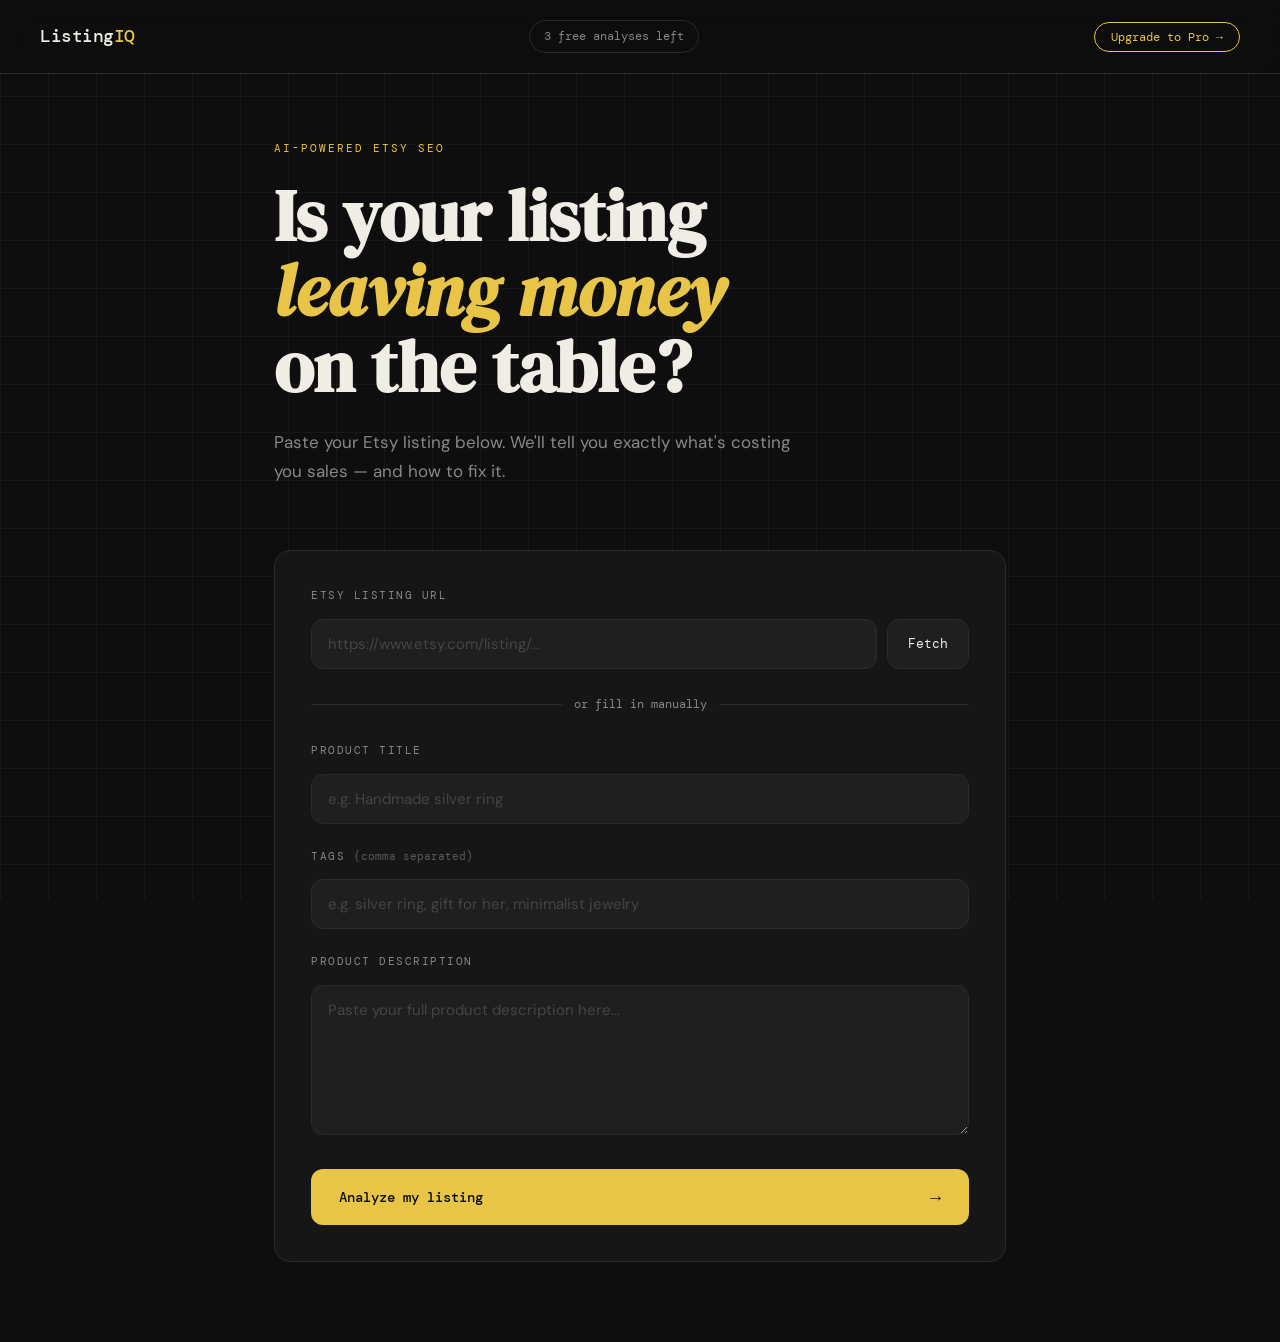
<file: index.html>
<!DOCTYPE html>
<html lang="en">
<head>
  <meta charset="UTF-8" />
  <meta name="viewport" content="width=device-width, initial-scale=1.0"/>
  <title>ListingIQ – Etsy SEO Analyzer</title>
  <link rel="stylesheet" href="style.css" />
  <link href="https://fonts.googleapis.com/css2?family=DM+Serif+Display:ital@0;1&family=DM+Mono:wght@400;500&family=DM+Sans:wght@300;400;500&display=swap" rel="stylesheet">
  <link rel="icon" type="image/x-icon" href="favicon.ico">
</head>
<body>

  <div class="bg-grid"></div>

  <header>
    <div class="logo">Listing<span>IQ</span></div>
    <div class="uses-left">3 free analyses left</div>
    <button onclick="goToPro()" class="upgrade-btn">Upgrade to Pro →</button>
  </header>

  <main>
    <section class="hero">
      <p class="label">AI-powered Etsy SEO</p>
      <h1>Is your listing<br><em>leaving money</em><br>on the table?</h1>
      <p class="sub">Paste your Etsy listing below. We'll tell you exactly what's costing you sales — and how to fix it.</p>
    </section>

    <section class="input-section">
      <div class="input-card">
        <label for="listing-url">Etsy listing URL</label>
        <div class="url-row">
          <input type="text" id="listing-url" placeholder="https://www.etsy.com/listing/..." />
          <button id="fetch-btn" onclick="fetchFromUrl()">Fetch</button>
        </div>

        <div class="divider"><span>or fill in manually</span></div>

        <label for="listing-title">Product title</label>
        <input type="text" id="listing-title" placeholder="e.g. Handmade silver ring" />

        <label for="listing-tags">Tags <span class="hint">(comma separated)</span></label>
        <input type="text" id="listing-tags" placeholder="e.g. silver ring, gift for her, minimalist jewelry" />

        <label for="listing-desc">Product description</label>
        <textarea id="listing-desc" rows="6" placeholder="Paste your full product description here..."></textarea>

        <button id="analyze-btn" onclick="analyzeListing()">
          <span class="btn-text">Analyze my listing</span>
          <span class="btn-arrow">→</span>
        </button>
      </div>
    </section>

    <section class="results-section" id="results" style="display:none;">
      <div class="results-header">
        <p class="overall-summary" id="overall-summary"></p>
        <h2>Your analysis</h2>
        <div class="overall-score">
          <span class="score-label">Overall score</span>
          <span class="score-value" id="overall-score">–</span>
          <span class="score-max">/10</span>
        </div>
      </div>

      <div class="cards-grid">

        <div class="result-card" id="card-title">
          <div class="card-top">
            <span class="card-icon">T</span>
            <span class="card-name">Title</span>
            <span class="card-score" id="title-score">–/10</span>
          </div>
          <ul class="issues-list" id="title-issues"></ul>
          <div class="improved-box" id="title-improved"></div>
        </div>

        <div class="result-card" id="card-tags">
          <div class="card-top">
            <span class="card-icon">#</span>
            <span class="card-name">Tags</span>
            <span class="card-score" id="tags-score">–/10</span>
          </div>
          <ul class="issues-list" id="tags-missing"></ul>
          <p class="card-explanation" id="tags-explanation"></p>
        </div>

        <div class="result-card" id="card-desc">
          <div class="card-top">
            <span class="card-icon">¶</span>
            <span class="card-name">Description</span>
            <span class="card-score" id="desc-score">–/10</span>
          </div>
          <ul class="issues-list" id="desc-issues"></ul>
          <div class="improved-box" id="desc-improved"></div>
        </div>

        <div class="result-card" id="card-photos">
          <div class="card-top">
            <span class="card-icon">📷</span>
            <span class="card-name">Photos</span>
          </div>
          <p class="card-explanation" id="photos-feedback"></p>
        </div>

        <div class="result-card wide" id="card-wins">
          <div class="card-top">
            <span class="card-icon">⚡</span>
            <span class="card-name">Quick wins</span>
          </div>
          <ol class="wins-list" id="quick-wins"></ol>
        </div>

      </div>
    </section>

    <div class="loading" id="loading" style="display:none;">
      <div class="spinner"></div>
      <p>Analyzing your listing...</p>
    </div>

  </main>

  <script src="script.js"></script>
</body>
</html>
</file>
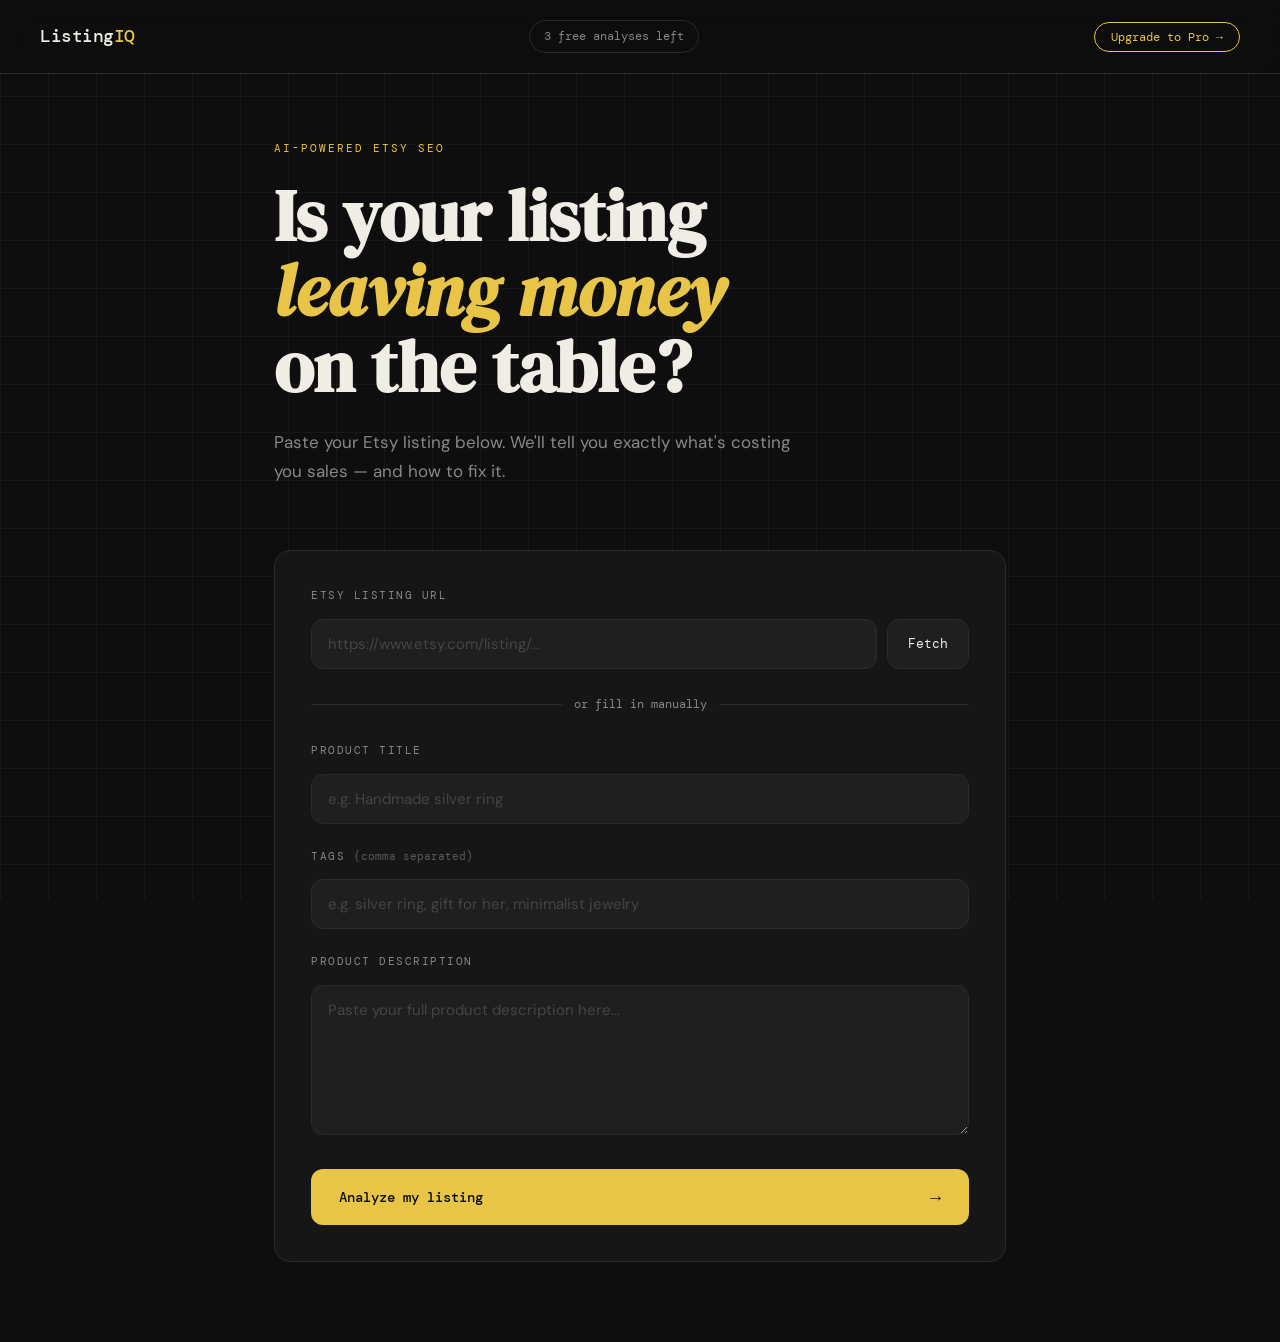
<file: static/index.html>
<!DOCTYPE html>
<html lang="en">
<head>
  <meta charset="UTF-8" />
  <meta name="viewport" content="width=device-width, initial-scale=1.0"/>
  <title>ListingIQ – Etsy SEO Analyzer</title>
  <link rel="stylesheet" href="style.css" />
  <link href="https://fonts.googleapis.com/css2?family=DM+Serif+Display:ital@0;1&family=DM+Mono:wght@400;500&family=DM+Sans:wght@300;400;500&display=swap" rel="stylesheet">
</head>
<body>

  <div class="bg-grid"></div>

  <header>
    <div class="logo">Listing<span>IQ</span></div>
    <div class="uses-left">3 free analyses left</div>
    <button onclick="goToPro()" class="upgrade-btn">Upgrade to Pro →</button>
  </header>

  <main>
    <section class="hero">
      <p class="label">AI-powered Etsy SEO</p>
      <h1>Is your listing<br><em>leaving money</em><br>on the table?</h1>
      <p class="sub">Paste your Etsy listing below. We'll tell you exactly what's costing you sales — and how to fix it.</p>
    </section>

    <section class="input-section">
      <div class="input-card">
        <label for="listing-url">Etsy listing URL</label>
        <div class="url-row">
          <input type="text" id="listing-url" placeholder="https://www.etsy.com/listing/..." />
          <button id="fetch-btn" onclick="fetchFromUrl()">Fetch</button>
        </div>

        <div class="divider"><span>or fill in manually</span></div>

        <label for="listing-title">Product title</label>
        <input type="text" id="listing-title" placeholder="e.g. Handmade silver ring" />

        <label for="listing-tags">Tags <span class="hint">(comma separated)</span></label>
        <input type="text" id="listing-tags" placeholder="e.g. silver ring, gift for her, minimalist jewelry" />

        <label for="listing-desc">Product description</label>
        <textarea id="listing-desc" rows="6" placeholder="Paste your full product description here..."></textarea>

        <button id="analyze-btn" onclick="analyzeListing()">
          <span class="btn-text">Analyze my listing</span>
          <span class="btn-arrow">→</span>
        </button>
      </div>
    </section>

    <section class="results-section" id="results" style="display:none;">
      <div class="results-header">
        <p class="overall-summary" id="overall-summary"></p>
        <h2>Your analysis</h2>
        <div class="overall-score">
          <span class="score-label">Overall score</span>
          <span class="score-value" id="overall-score">–</span>
          <span class="score-max">/10</span>
        </div>
      </div>

      <div class="cards-grid">

        <div class="result-card" id="card-title">
          <div class="card-top">
            <span class="card-icon">T</span>
            <span class="card-name">Title</span>
            <span class="card-score" id="title-score">–/10</span>
          </div>
          <ul class="issues-list" id="title-issues"></ul>
          <div class="improved-box" id="title-improved"></div>
        </div>

        <div class="result-card" id="card-tags">
          <div class="card-top">
            <span class="card-icon">#</span>
            <span class="card-name">Tags</span>
            <span class="card-score" id="tags-score">–/10</span>
          </div>
          <ul class="issues-list" id="tags-missing"></ul>
          <p class="card-explanation" id="tags-explanation"></p>
        </div>

        <div class="result-card" id="card-desc">
          <div class="card-top">
            <span class="card-icon">¶</span>
            <span class="card-name">Description</span>
            <span class="card-score" id="desc-score">–/10</span>
          </div>
          <ul class="issues-list" id="desc-issues"></ul>
          <div class="improved-box" id="desc-improved"></div>
        </div>

        <div class="result-card" id="card-photos">
          <div class="card-top">
            <span class="card-icon">📷</span>
            <span class="card-name">Photos</span>
          </div>
          <p class="card-explanation" id="photos-feedback"></p>
        </div>

        <div class="result-card wide" id="card-wins">
          <div class="card-top">
            <span class="card-icon">⚡</span>
            <span class="card-name">Quick wins</span>
          </div>
          <ol class="wins-list" id="quick-wins"></ol>
        </div>

      </div>
    </section>

    <div class="loading" id="loading" style="display:none;">
      <div class="spinner"></div>
      <p>Analyzing your listing...</p>
    </div>

  </main>

  <script src="script.js"></script>
</body>
</html>
</file>
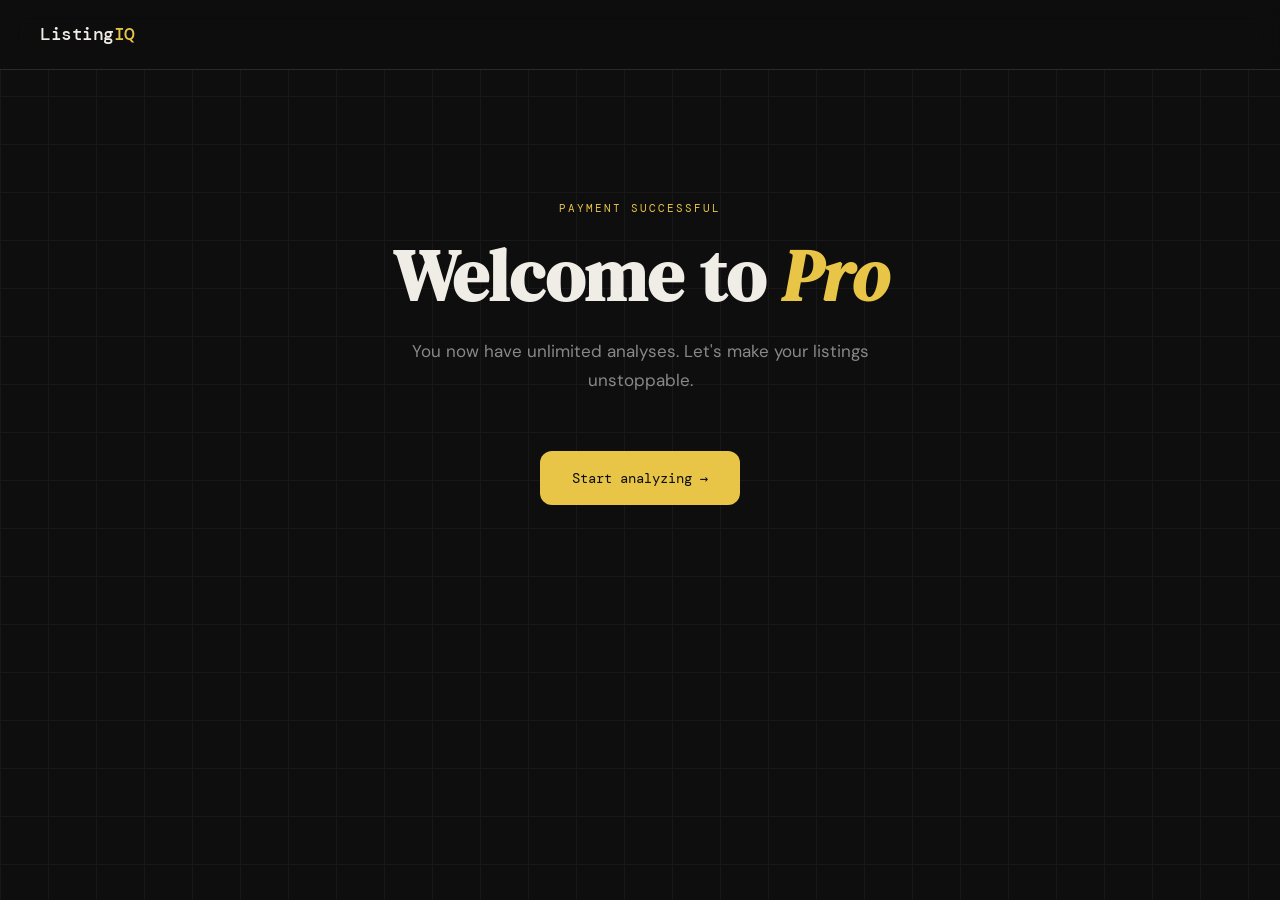
<file: success.html>
<!DOCTYPE html>
<html lang="en">
<head>
  <meta charset="UTF-8" />
  <title>Welcome to Pro – ListingIQ</title>
  <link rel="stylesheet" href="style.css" />
  <link href="https://fonts.googleapis.com/css2?family=DM+Serif+Display:ital@0;1&family=DM+Mono:wght@400;500&family=DM+Sans:wght@300;400;500&display=swap" rel="stylesheet">
</head>
<body>
  <div class="bg-grid"></div>
  <header>
    <div class="logo">Listing<span>IQ</span></div>
  </header>
  <main style="text-align:center; padding-top: 200px;">
    <p class="label">Payment successful</p>
    <h1>Welcome to <em>Pro</em></h1>
    <p class="sub" style="margin: 24px auto;">You now have unlimited analyses. Let's make your listings unstoppable.</p>
    <a href="index.html" style="
      display: inline-block;
      margin-top: 32px;
      background: var(--accent);
      color: #0e0e0e;
      padding: 16px 32px;
      border-radius: 12px;
      font-family: var(--font-mono);
      font-size: 14px;
      text-decoration: none;
    ">Start analyzing →</a>
  </main>
  <script>
    // Ge användaren obegränsad access
    localStorage.setItem('isPro', 'true');
    localStorage.setItem('usesLeft', 999);
  </script>
</body>
</html>
</file>
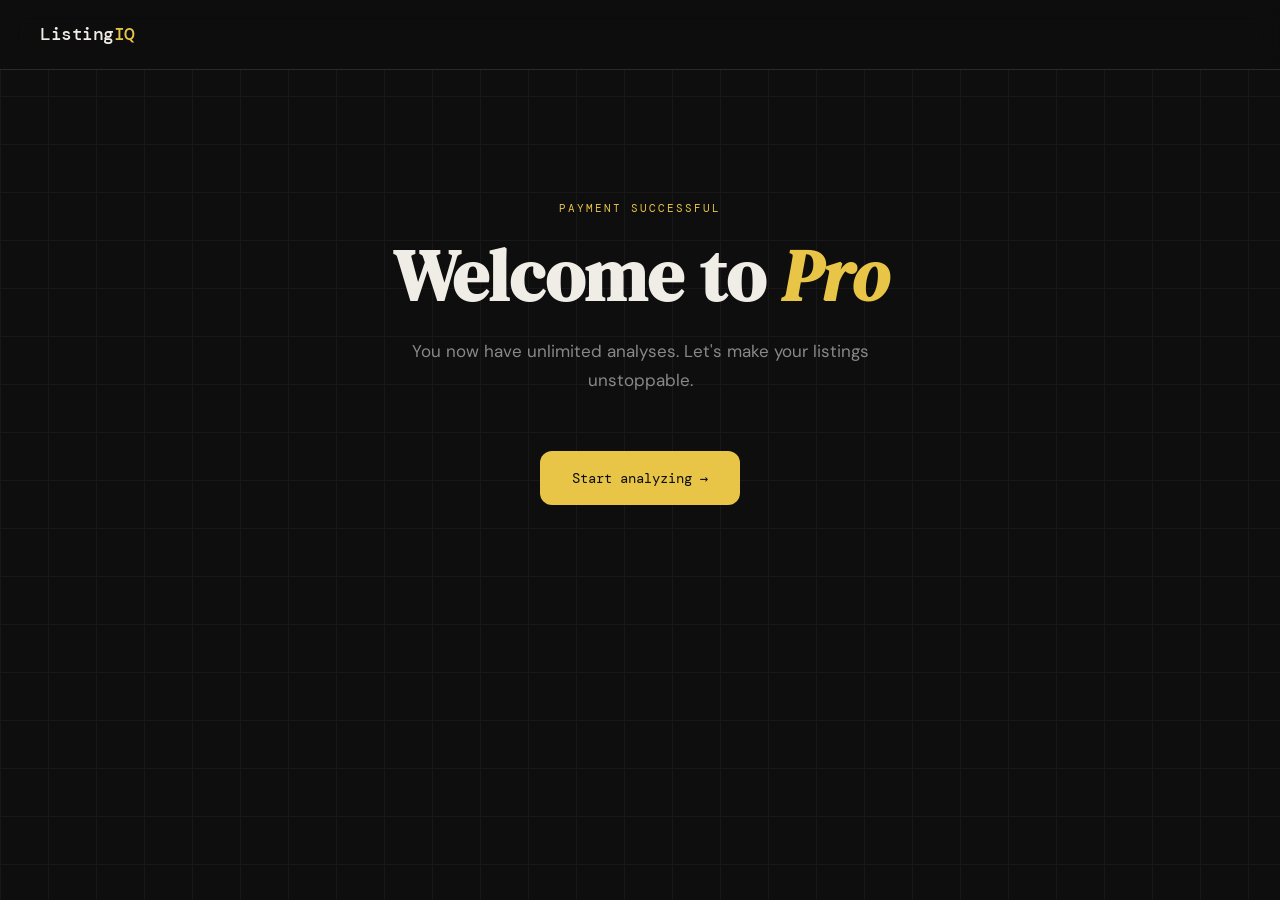
<file: static/success.html>
<!DOCTYPE html>
<html lang="en">
<head>
  <meta charset="UTF-8" />
  <title>Welcome to Pro – ListingIQ</title>
  <link rel="stylesheet" href="style.css" />
  <link href="https://fonts.googleapis.com/css2?family=DM+Serif+Display:ital@0;1&family=DM+Mono:wght@400;500&family=DM+Sans:wght@300;400;500&display=swap" rel="stylesheet">
</head>
<body>
  <div class="bg-grid"></div>
  <header>
    <div class="logo">Listing<span>IQ</span></div>
  </header>
  <main style="text-align:center; padding-top: 200px;">
    <p class="label">Payment successful</p>
    <h1>Welcome to <em>Pro</em></h1>
    <p class="sub" style="margin: 24px auto;">You now have unlimited analyses. Let's make your listings unstoppable.</p>
    <a href="index.html" style="
      display: inline-block;
      margin-top: 32px;
      background: var(--accent);
      color: #0e0e0e;
      padding: 16px 32px;
      border-radius: 12px;
      font-family: var(--font-mono);
      font-size: 14px;
      text-decoration: none;
    ">Start analyzing →</a>
  </main>
  <script>
    // Ge användaren obegränsad access
    localStorage.setItem('isPro', 'true');
    localStorage.setItem('usesLeft', 999);
  </script>
</body>
</html>
</file>
<file: style.css>
*, *::before, *::after { box-sizing: border-box; margin: 0; padding: 0; }

:root {
  --bg: #0e0e0e;
  --surface: #161616;
  --surface2: #1f1f1f;
  --border: #2a2a2a;
  --accent: #e8c547;
  --accent2: #e87d47;
  --text: #f0ede6;
  --text-muted: #888;
  --radius: 12px;
  --font-display: 'DM Serif Display', serif;
  --font-body: 'DM Sans', sans-serif;
  --font-mono: 'DM Mono', monospace;
}

html { scroll-behavior: smooth; }

body {
  background: var(--bg);
  color: var(--text);
  font-family: var(--font-body);
  font-size: 16px;
  line-height: 1.6;
  min-height: 100vh;
  overflow-x: hidden;
}

/* Background grid */
.bg-grid {
  position: fixed;
  inset: 0;
  background-image:
    linear-gradient(var(--border) 1px, transparent 1px),
    linear-gradient(90deg, var(--border) 1px, transparent 1px);
  background-size: 48px 48px;
  opacity: 0.4;
  pointer-events: none;
  z-index: 0;
}

header {
  position: fixed;
  top: 0; left: 0; right: 0;
  z-index: 100;
  display: flex;
  align-items: center;
  justify-content: space-between;
  padding: 20px 40px;
  background: rgba(14,14,14,0.85);
  backdrop-filter: blur(12px);
  border-bottom: 1px solid var(--border);
}

.logo {
  font-family: var(--font-mono);
  font-size: 18px;
  font-weight: 500;
  letter-spacing: -0.5px;
  color: var(--text);
}
.logo span { color: var(--accent); }

.uses-left {
  font-family: var(--font-mono);
  font-size: 12px;
  color: var(--text-muted);
  border: 1px solid var(--border);
  padding: 6px 14px;
  border-radius: 100px;
}

main {
  position: relative;
  z-index: 1;
  max-width: 780px;
  margin: 0 auto;
  padding: 140px 24px 80px;
}

/* Hero */
.hero { margin-bottom: 64px; }

.label {
  font-family: var(--font-mono);
  font-size: 11px;
  letter-spacing: 2px;
  text-transform: uppercase;
  color: var(--accent);
  margin-bottom: 20px;
}

h1 {
  font-family: var(--font-display);
  font-size: clamp(42px, 7vw, 72px);
  line-height: 1.05;
  color: var(--text);
  margin-bottom: 24px;
}

h1 em {
  font-style: italic;
  color: var(--accent);
}

.sub {
  font-size: 17px;
  color: var(--text-muted);
  max-width: 520px;
  line-height: 1.7;
}

/* Input card */
.input-card {
  background: var(--surface);
  border: 1px solid var(--border);
  border-radius: 16px;
  padding: 36px;
  display: flex;
  flex-direction: column;
  gap: 6px;
}

label {
  font-family: var(--font-mono);
  font-size: 11px;
  letter-spacing: 1.5px;
  text-transform: uppercase;
  color: var(--text-muted);
  margin-top: 18px;
}
label:first-child { margin-top: 0; }

.hint {
  text-transform: none;
  letter-spacing: 0;
  font-size: 11px;
  opacity: 0.6;
}

input, textarea {
  background: var(--surface2);
  border: 1px solid var(--border);
  border-radius: var(--radius);
  color: var(--text);
  font-family: var(--font-body);
  font-size: 15px;
  padding: 14px 16px;
  width: 100%;
  outline: none;
  transition: border-color 0.2s;
  resize: vertical;
  margin-top: 8px;
}

input:focus, textarea:focus {
  border-color: var(--accent);
}

input::placeholder, textarea::placeholder {
  color: #444;
}

button#analyze-btn {
  margin-top: 28px;
  background: var(--accent);
  color: #0e0e0e;
  border: none;
  border-radius: var(--radius);
  padding: 16px 28px;
  font-family: var(--font-mono);
  font-size: 14px;
  font-weight: 500;
  cursor: pointer;
  display: flex;
  align-items: center;
  justify-content: space-between;
  gap: 12px;
  transition: background 0.2s, transform 0.15s;
  width: 100%;
}

button#analyze-btn:hover {
  background: #f0d060;
  transform: translateY(-1px);
}

.btn-arrow {
  font-size: 18px;
  transition: transform 0.2s;
}

button#analyze-btn:hover .btn-arrow {
  transform: translateX(4px);
}

/* Loading */
.loading {
  text-align: center;
  padding: 60px 0;
  color: var(--text-muted);
  font-family: var(--font-mono);
  font-size: 13px;
}

.spinner {
  width: 32px;
  height: 32px;
  border: 2px solid var(--border);
  border-top-color: var(--accent);
  border-radius: 50%;
  margin: 0 auto 20px;
  animation: spin 0.8s linear infinite;
}

@keyframes spin { to { transform: rotate(360deg); } }

/* Results */
.results-section { margin-top: 64px; animation: fadeUp 0.5s ease; }

@keyframes fadeUp {
  from { opacity: 0; transform: translateY(20px); }
  to   { opacity: 1; transform: translateY(0); }
}

.results-header {
  display: flex;
  align-items: center;
  justify-content: space-between;
  margin-bottom: 32px;
}

.results-header h2 {
  font-family: var(--font-display);
  font-size: 36px;
}

.overall-score {
  display: flex;
  align-items: baseline;
  gap: 4px;
  background: var(--surface);
  border: 1px solid var(--border);
  border-radius: var(--radius);
  padding: 12px 20px;
}

.score-label {
  font-family: var(--font-mono);
  font-size: 10px;
  text-transform: uppercase;
  letter-spacing: 1px;
  color: var(--text-muted);
  margin-right: 8px;
}

.score-value {
  font-family: var(--font-display);
  font-size: 36px;
  color: var(--accent);
  line-height: 1;
}

.score-max {
  font-size: 14px;
  color: var(--text-muted);
}

/* Cards */
.cards-grid {
  display: grid;
  grid-template-columns: 1fr 1fr;
  gap: 16px;
}

.result-card {
  background: var(--surface);
  border: 1px solid var(--border);
  border-radius: 16px;
  padding: 24px;
  transition: border-color 0.2s;
}

.result-card:hover { border-color: #3a3a3a; }

.result-card.wide { grid-column: 1 / -1; }

.card-top {
  display: flex;
  align-items: center;
  gap: 10px;
  margin-bottom: 16px;
}

.card-icon {
  width: 32px;
  height: 32px;
  background: var(--surface2);
  border: 1px solid var(--border);
  border-radius: 8px;
  display: grid;
  place-items: center;
  font-family: var(--font-mono);
  font-size: 14px;
  color: var(--accent);
  flex-shrink: 0;
}

.card-name {
  font-family: var(--font-mono);
  font-size: 12px;
  text-transform: uppercase;
  letter-spacing: 1px;
  color: var(--text-muted);
  flex: 1;
}

.card-score {
  font-family: var(--font-mono);
  font-size: 13px;
  color: var(--accent);
}

.issues-list {
  list-style: none;
  display: flex;
  flex-direction: column;
  gap: 8px;
  margin-bottom: 16px;
}

.issues-list li {
  font-size: 14px;
  color: #bbb;
  padding-left: 16px;
  position: relative;
}

.issues-list li::before {
  content: '→';
  position: absolute;
  left: 0;
  color: var(--accent2);
  font-size: 12px;
}

.improved-box {
  background: var(--surface2);
  border: 1px solid var(--border);
  border-left: 3px solid var(--accent);
  border-radius: 8px;
  padding: 12px 14px;
  font-size: 13px;
  color: var(--text);
  font-style: italic;
  line-height: 1.5;
}

.card-explanation {
  font-size: 13px;
  color: var(--text-muted);
  line-height: 1.6;
}

.wins-list {
  display: flex;
  flex-direction: column;
  gap: 12px;
  padding-left: 20px;
}

.wins-list li {
  font-size: 15px;
  color: var(--text);
  line-height: 1.5;
}

.wins-list li::marker {
  color: var(--accent);
  font-family: var(--font-mono);
}

.overall-summary {
  color: var(--text-muted);
  font-size: 15px;
  line-height: 1.7;
  margin-bottom: 32px;
  padding: 16px 20px;
  background: var(--surface);
  border: 1px solid var(--border);
  border-left: 3px solid var(--accent2);
  border-radius: 8px;
}

.url-row {
  display: flex;
  gap: 10px;
  margin-top: 8px;
}

.url-row input { flex: 1; margin-top: 0; }

#fetch-btn {
  background: var(--surface2);
  color: var(--text);
  border: 1px solid var(--border);
  border-radius: var(--radius);
  padding: 14px 20px;
  font-family: var(--font-mono);
  font-size: 13px;
  cursor: pointer;
  white-space: nowrap;
  transition: border-color 0.2s;
}

#fetch-btn:hover { border-color: var(--accent); color: var(--accent); }

.divider {
  display: flex;
  align-items: center;
  gap: 12px;
  margin: 20px 0 4px;
  color: var(--text-muted);
  font-size: 12px;
  font-family: var(--font-mono);
}

.divider::before, .divider::after {
  content: '';
  flex: 1;
  height: 1px;
  background: var(--border);
}

/* Responsive */
@media (max-width: 580px) {
  header { padding: 16px 20px; }
  main { padding: 120px 16px 60px; }
  .input-card { padding: 24px; }
  .cards-grid { grid-template-columns: 1fr; }
  .result-card.wide { grid-column: 1; }
  .results-header { flex-direction: column; align-items: flex-start; gap: 16px; }
}

.upgrade-btn {
  background: transparent;
  color: var(--accent);
  border: 1px solid var(--accent);
  border-radius: 100px;
  padding: 6px 16px;
  font-family: var(--font-mono);
  font-size: 12px;
  cursor: pointer;
  transition: background 0.2s, color 0.2s;
}

.upgrade-btn:hover {
  background: var(--accent);
  color: #0e0e0e;
}
</file>
<file: static/style.css>
*, *::before, *::after { box-sizing: border-box; margin: 0; padding: 0; }

:root {
  --bg: #0e0e0e;
  --surface: #161616;
  --surface2: #1f1f1f;
  --border: #2a2a2a;
  --accent: #e8c547;
  --accent2: #e87d47;
  --text: #f0ede6;
  --text-muted: #888;
  --radius: 12px;
  --font-display: 'DM Serif Display', serif;
  --font-body: 'DM Sans', sans-serif;
  --font-mono: 'DM Mono', monospace;
}

html { scroll-behavior: smooth; }

body {
  background: var(--bg);
  color: var(--text);
  font-family: var(--font-body);
  font-size: 16px;
  line-height: 1.6;
  min-height: 100vh;
  overflow-x: hidden;
}

/* Background grid */
.bg-grid {
  position: fixed;
  inset: 0;
  background-image:
    linear-gradient(var(--border) 1px, transparent 1px),
    linear-gradient(90deg, var(--border) 1px, transparent 1px);
  background-size: 48px 48px;
  opacity: 0.4;
  pointer-events: none;
  z-index: 0;
}

header {
  position: fixed;
  top: 0; left: 0; right: 0;
  z-index: 100;
  display: flex;
  align-items: center;
  justify-content: space-between;
  padding: 20px 40px;
  background: rgba(14,14,14,0.85);
  backdrop-filter: blur(12px);
  border-bottom: 1px solid var(--border);
}

.logo {
  font-family: var(--font-mono);
  font-size: 18px;
  font-weight: 500;
  letter-spacing: -0.5px;
  color: var(--text);
}
.logo span { color: var(--accent); }

.uses-left {
  font-family: var(--font-mono);
  font-size: 12px;
  color: var(--text-muted);
  border: 1px solid var(--border);
  padding: 6px 14px;
  border-radius: 100px;
}

main {
  position: relative;
  z-index: 1;
  max-width: 780px;
  margin: 0 auto;
  padding: 140px 24px 80px;
}

/* Hero */
.hero { margin-bottom: 64px; }

.label {
  font-family: var(--font-mono);
  font-size: 11px;
  letter-spacing: 2px;
  text-transform: uppercase;
  color: var(--accent);
  margin-bottom: 20px;
}

h1 {
  font-family: var(--font-display);
  font-size: clamp(42px, 7vw, 72px);
  line-height: 1.05;
  color: var(--text);
  margin-bottom: 24px;
}

h1 em {
  font-style: italic;
  color: var(--accent);
}

.sub {
  font-size: 17px;
  color: var(--text-muted);
  max-width: 520px;
  line-height: 1.7;
}

/* Input card */
.input-card {
  background: var(--surface);
  border: 1px solid var(--border);
  border-radius: 16px;
  padding: 36px;
  display: flex;
  flex-direction: column;
  gap: 6px;
}

label {
  font-family: var(--font-mono);
  font-size: 11px;
  letter-spacing: 1.5px;
  text-transform: uppercase;
  color: var(--text-muted);
  margin-top: 18px;
}
label:first-child { margin-top: 0; }

.hint {
  text-transform: none;
  letter-spacing: 0;
  font-size: 11px;
  opacity: 0.6;
}

input, textarea {
  background: var(--surface2);
  border: 1px solid var(--border);
  border-radius: var(--radius);
  color: var(--text);
  font-family: var(--font-body);
  font-size: 15px;
  padding: 14px 16px;
  width: 100%;
  outline: none;
  transition: border-color 0.2s;
  resize: vertical;
  margin-top: 8px;
}

input:focus, textarea:focus {
  border-color: var(--accent);
}

input::placeholder, textarea::placeholder {
  color: #444;
}

button#analyze-btn {
  margin-top: 28px;
  background: var(--accent);
  color: #0e0e0e;
  border: none;
  border-radius: var(--radius);
  padding: 16px 28px;
  font-family: var(--font-mono);
  font-size: 14px;
  font-weight: 500;
  cursor: pointer;
  display: flex;
  align-items: center;
  justify-content: space-between;
  gap: 12px;
  transition: background 0.2s, transform 0.15s;
  width: 100%;
}

button#analyze-btn:hover {
  background: #f0d060;
  transform: translateY(-1px);
}

.btn-arrow {
  font-size: 18px;
  transition: transform 0.2s;
}

button#analyze-btn:hover .btn-arrow {
  transform: translateX(4px);
}

/* Loading */
.loading {
  text-align: center;
  padding: 60px 0;
  color: var(--text-muted);
  font-family: var(--font-mono);
  font-size: 13px;
}

.spinner {
  width: 32px;
  height: 32px;
  border: 2px solid var(--border);
  border-top-color: var(--accent);
  border-radius: 50%;
  margin: 0 auto 20px;
  animation: spin 0.8s linear infinite;
}

@keyframes spin { to { transform: rotate(360deg); } }

/* Results */
.results-section { margin-top: 64px; animation: fadeUp 0.5s ease; }

@keyframes fadeUp {
  from { opacity: 0; transform: translateY(20px); }
  to   { opacity: 1; transform: translateY(0); }
}

.results-header {
  display: flex;
  align-items: center;
  justify-content: space-between;
  margin-bottom: 32px;
}

.results-header h2 {
  font-family: var(--font-display);
  font-size: 36px;
}

.overall-score {
  display: flex;
  align-items: baseline;
  gap: 4px;
  background: var(--surface);
  border: 1px solid var(--border);
  border-radius: var(--radius);
  padding: 12px 20px;
}

.score-label {
  font-family: var(--font-mono);
  font-size: 10px;
  text-transform: uppercase;
  letter-spacing: 1px;
  color: var(--text-muted);
  margin-right: 8px;
}

.score-value {
  font-family: var(--font-display);
  font-size: 36px;
  color: var(--accent);
  line-height: 1;
}

.score-max {
  font-size: 14px;
  color: var(--text-muted);
}

/* Cards */
.cards-grid {
  display: grid;
  grid-template-columns: 1fr 1fr;
  gap: 16px;
}

.result-card {
  background: var(--surface);
  border: 1px solid var(--border);
  border-radius: 16px;
  padding: 24px;
  transition: border-color 0.2s;
}

.result-card:hover { border-color: #3a3a3a; }

.result-card.wide { grid-column: 1 / -1; }

.card-top {
  display: flex;
  align-items: center;
  gap: 10px;
  margin-bottom: 16px;
}

.card-icon {
  width: 32px;
  height: 32px;
  background: var(--surface2);
  border: 1px solid var(--border);
  border-radius: 8px;
  display: grid;
  place-items: center;
  font-family: var(--font-mono);
  font-size: 14px;
  color: var(--accent);
  flex-shrink: 0;
}

.card-name {
  font-family: var(--font-mono);
  font-size: 12px;
  text-transform: uppercase;
  letter-spacing: 1px;
  color: var(--text-muted);
  flex: 1;
}

.card-score {
  font-family: var(--font-mono);
  font-size: 13px;
  color: var(--accent);
}

.issues-list {
  list-style: none;
  display: flex;
  flex-direction: column;
  gap: 8px;
  margin-bottom: 16px;
}

.issues-list li {
  font-size: 14px;
  color: #bbb;
  padding-left: 16px;
  position: relative;
}

.issues-list li::before {
  content: '→';
  position: absolute;
  left: 0;
  color: var(--accent2);
  font-size: 12px;
}

.improved-box {
  background: var(--surface2);
  border: 1px solid var(--border);
  border-left: 3px solid var(--accent);
  border-radius: 8px;
  padding: 12px 14px;
  font-size: 13px;
  color: var(--text);
  font-style: italic;
  line-height: 1.5;
}

.card-explanation {
  font-size: 13px;
  color: var(--text-muted);
  line-height: 1.6;
}

.wins-list {
  display: flex;
  flex-direction: column;
  gap: 12px;
  padding-left: 20px;
}

.wins-list li {
  font-size: 15px;
  color: var(--text);
  line-height: 1.5;
}

.wins-list li::marker {
  color: var(--accent);
  font-family: var(--font-mono);
}

.overall-summary {
  color: var(--text-muted);
  font-size: 15px;
  line-height: 1.7;
  margin-bottom: 32px;
  padding: 16px 20px;
  background: var(--surface);
  border: 1px solid var(--border);
  border-left: 3px solid var(--accent2);
  border-radius: 8px;
}

.url-row {
  display: flex;
  gap: 10px;
  margin-top: 8px;
}

.url-row input { flex: 1; margin-top: 0; }

#fetch-btn {
  background: var(--surface2);
  color: var(--text);
  border: 1px solid var(--border);
  border-radius: var(--radius);
  padding: 14px 20px;
  font-family: var(--font-mono);
  font-size: 13px;
  cursor: pointer;
  white-space: nowrap;
  transition: border-color 0.2s;
}

#fetch-btn:hover { border-color: var(--accent); color: var(--accent); }

.divider {
  display: flex;
  align-items: center;
  gap: 12px;
  margin: 20px 0 4px;
  color: var(--text-muted);
  font-size: 12px;
  font-family: var(--font-mono);
}

.divider::before, .divider::after {
  content: '';
  flex: 1;
  height: 1px;
  background: var(--border);
}

/* Responsive */
@media (max-width: 580px) {
  header { padding: 16px 20px; }
  main { padding: 120px 16px 60px; }
  .input-card { padding: 24px; }
  .cards-grid { grid-template-columns: 1fr; }
  .result-card.wide { grid-column: 1; }
  .results-header { flex-direction: column; align-items: flex-start; gap: 16px; }
}

.upgrade-btn {
  background: transparent;
  color: var(--accent);
  border: 1px solid var(--accent);
  border-radius: 100px;
  padding: 6px 16px;
  font-family: var(--font-mono);
  font-size: 12px;
  cursor: pointer;
  transition: background 0.2s, color 0.2s;
}

.upgrade-btn:hover {
  background: var(--accent);
  color: #0e0e0e;
}
</file>
